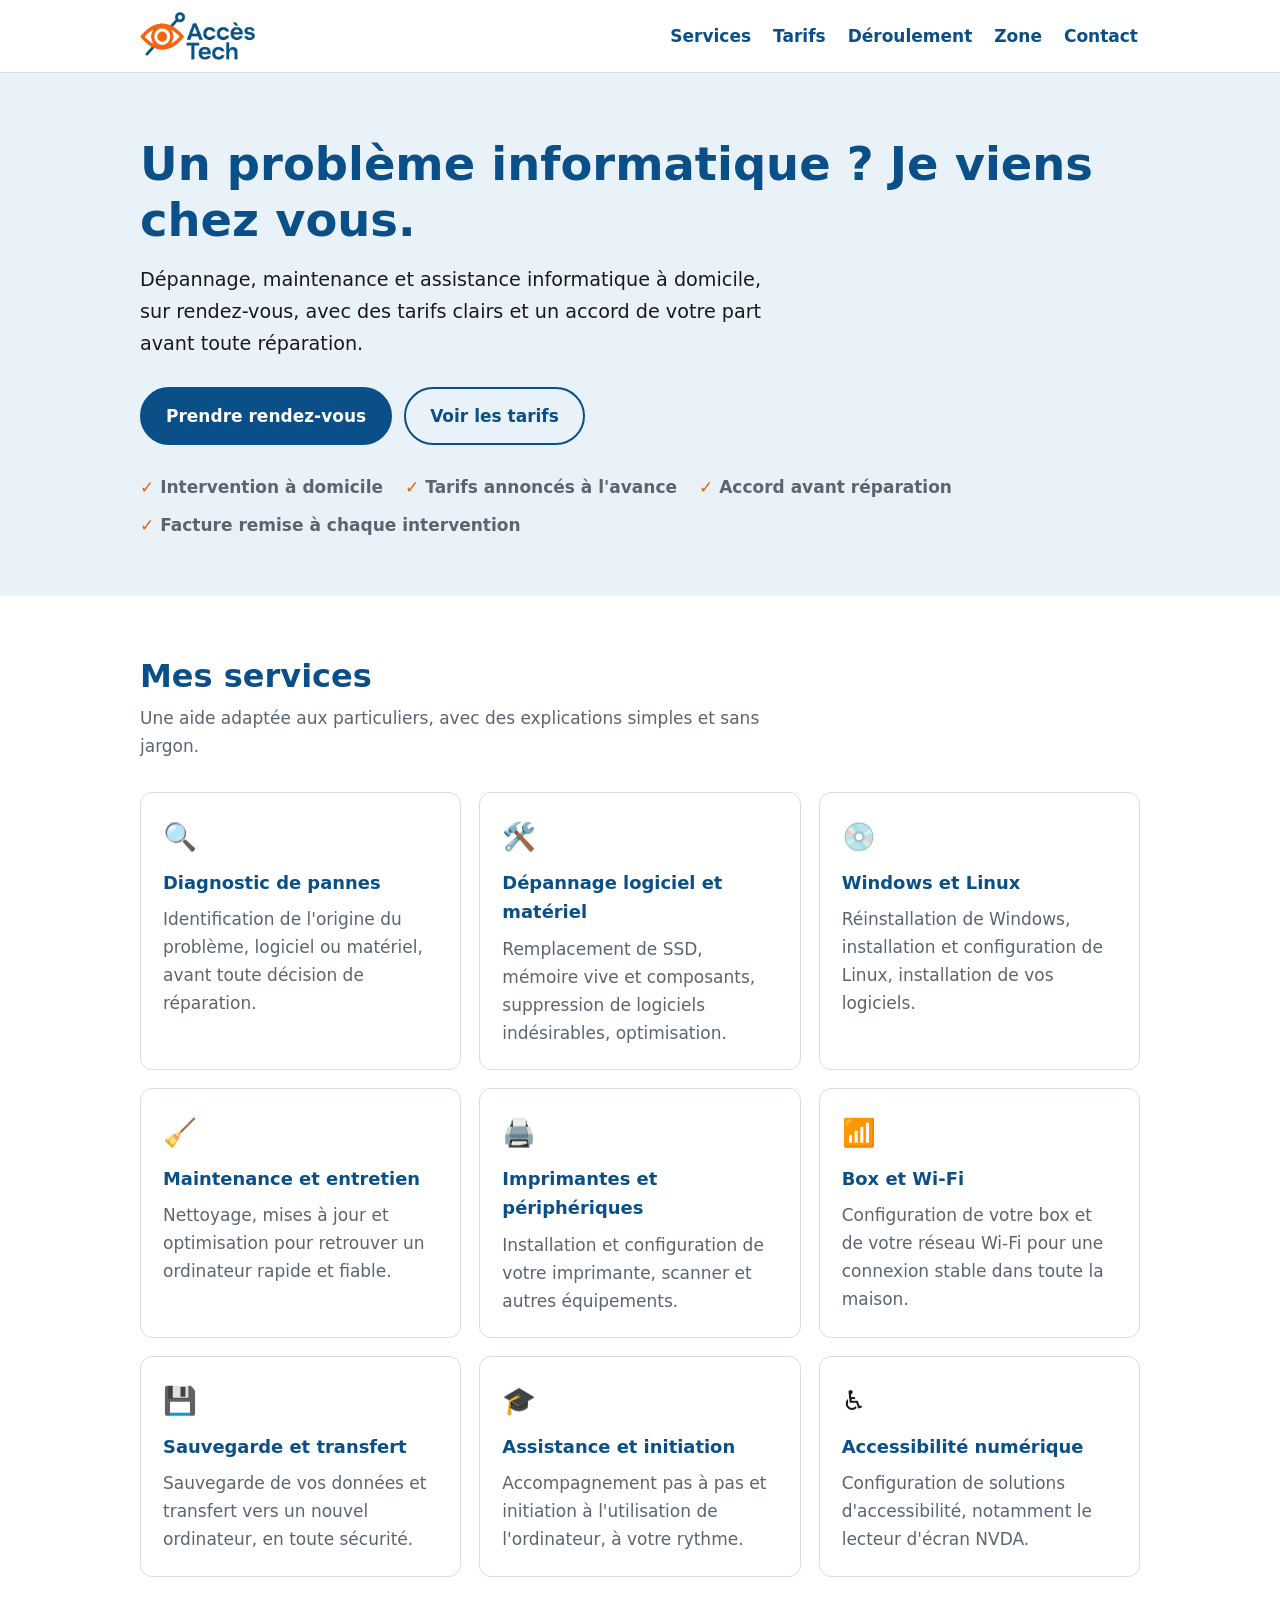
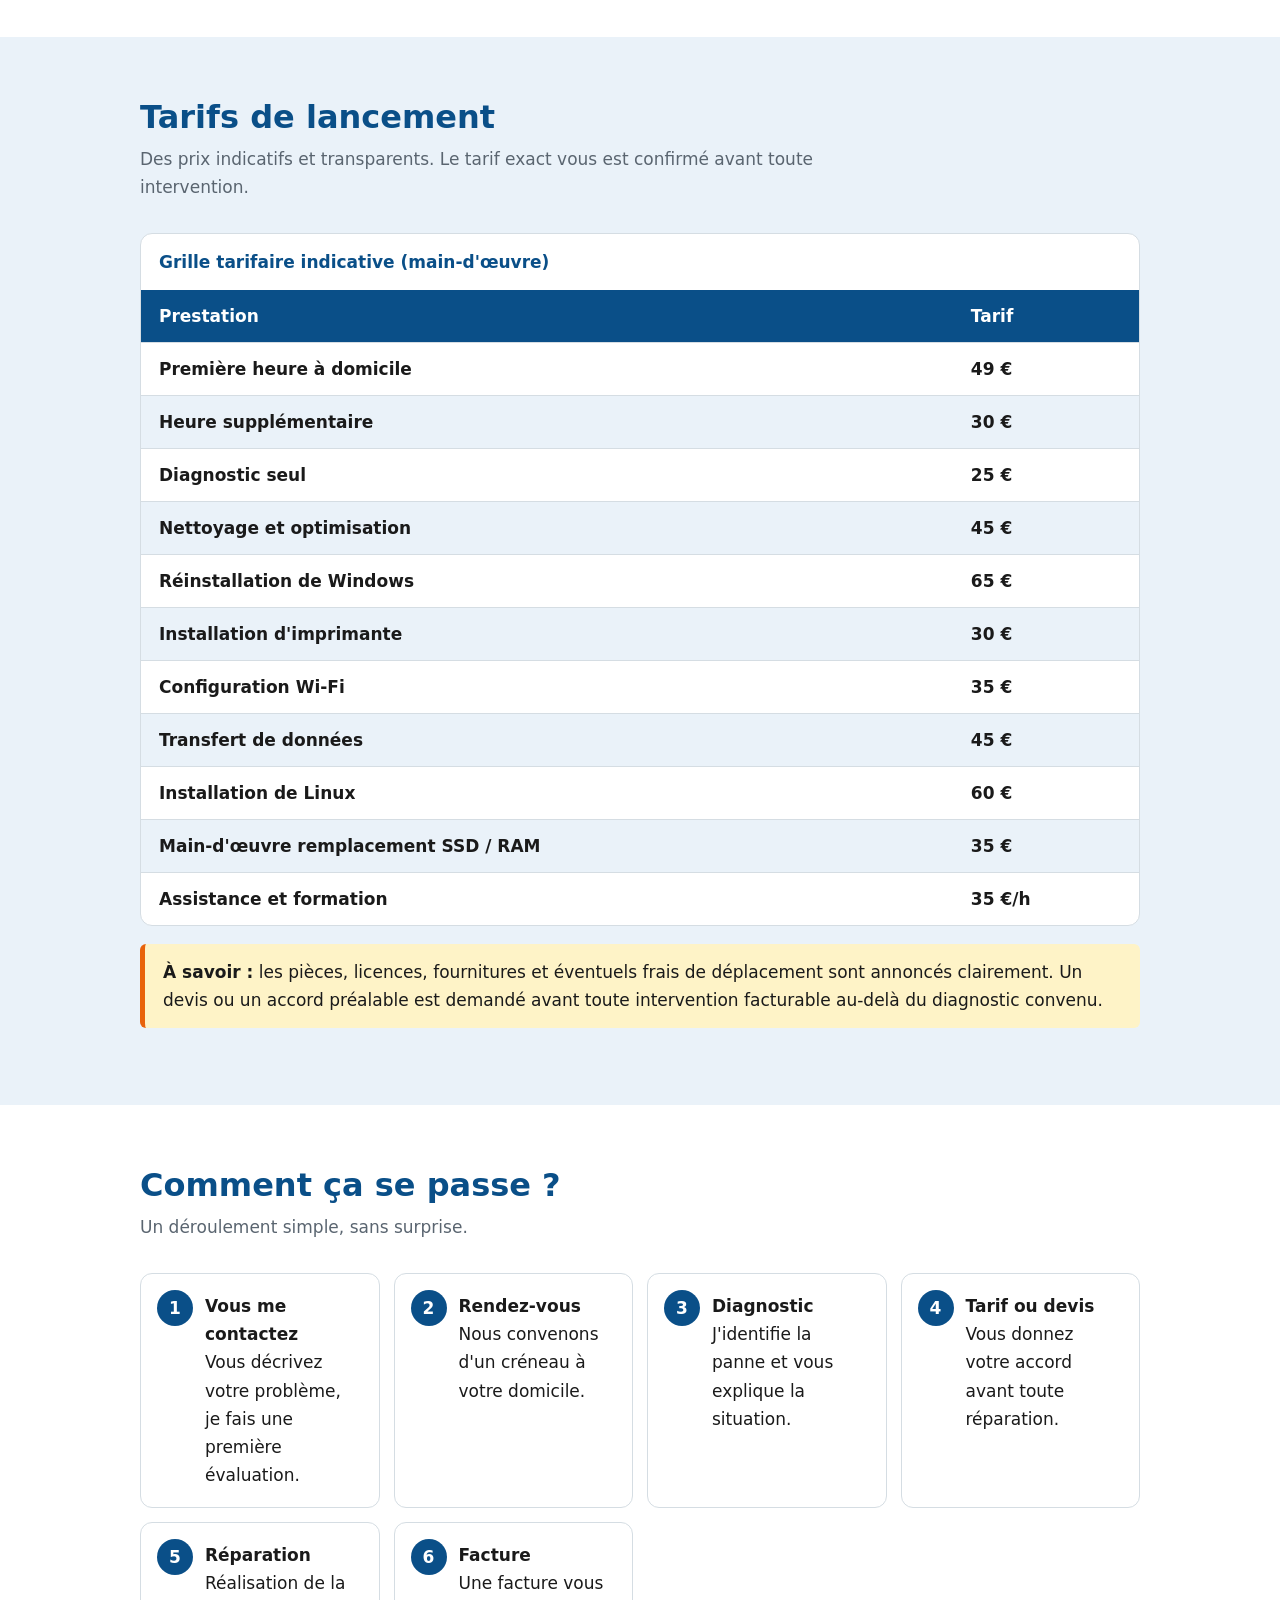
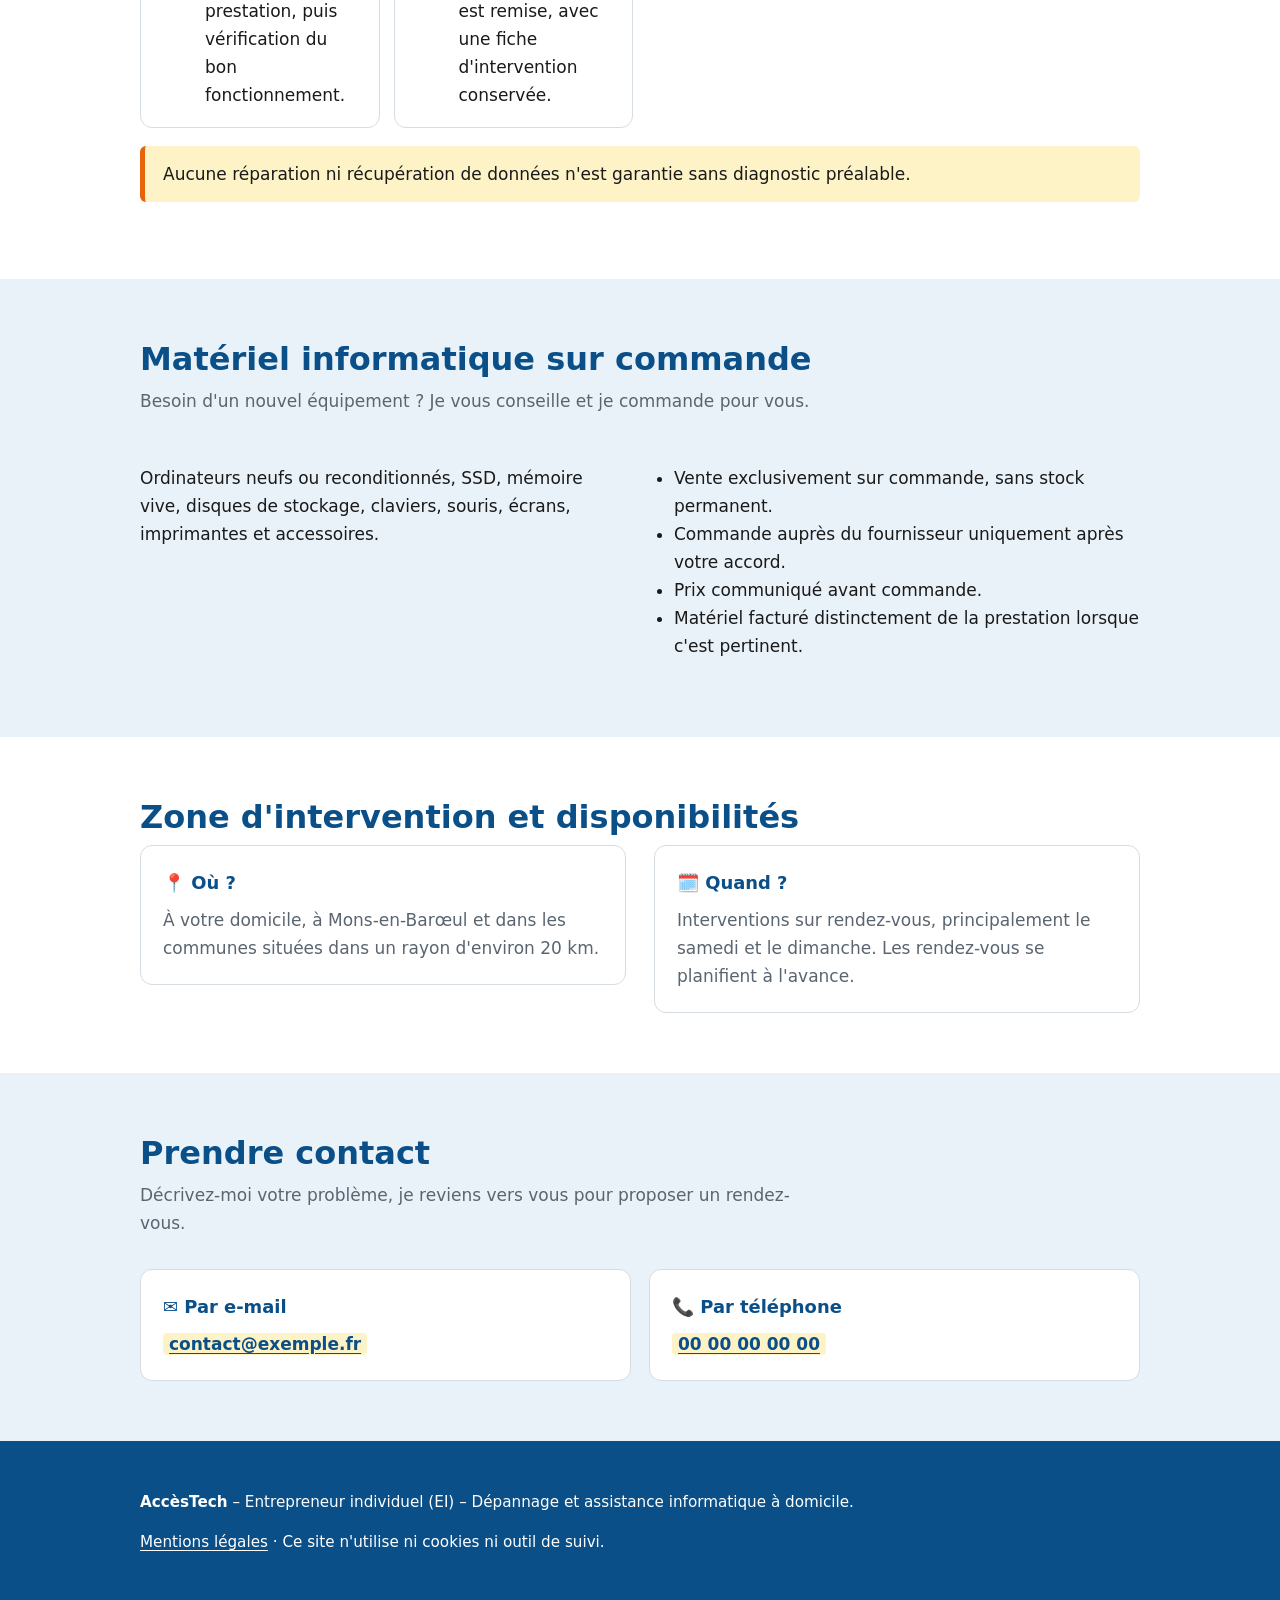
<file: index.html>
<!doctype html>
<html lang="fr">
<head>
  <meta charset="utf-8">
  <meta name="viewport" content="width=device-width, initial-scale=1">
  <title>AccèsTech – Dépannage informatique à domicile à Mons-en-Barœul et alentours</title>
  <meta name="description" content="AccèsTech : dépannage, maintenance et assistance informatique à domicile pour les particuliers, sur rendez-vous, autour de Mons-en-Barœul (environ 20 km). Tarifs clairs, devis avant intervention.">
  <link rel="icon" href="favicon.png" type="image/png">
  <link rel="stylesheet" href="style.css">
  <link rel="canonical" href="https://acces-tech.com/">
  <meta property="og:url" content="https://acces-tech.com/">
  <meta property="og:title" content="AccèsTech – Dépannage informatique à domicile">
  <meta property="og:description" content="Dépannage, maintenance et assistance informatique pour particuliers, sur rendez-vous, autour de Mons-en-Barœul.">
  <meta property="og:type" content="website">
  <meta property="og:image" content="https://acces-tech.com/logo.png">
  <script type="application/ld+json">
  {
    "@context": "https://schema.org",
    "@type": "ComputerRepair",
    "name": "AccèsTech",
    "description": "Dépannage, maintenance et assistance informatique à domicile pour les particuliers.",
    "areaServed": { "@type": "GeoCircle", "geoMidpoint": { "@type": "GeoCoordinates", "latitude": 50.6436, "longitude": 3.1008 }, "geoRadius": 20000 },
    "address": { "@type": "PostalAddress", "addressLocality": "Mons-en-Barœul", "addressCountry": "FR" }
  }
  </script>
</head>
<body>
  <a class="skip" href="#contenu">Aller au contenu</a>

  <header class="site">
    <div class="container">
      <a class="logo" href="#"><img src="logo.png" alt="AccèsTech" width="115" height="48"></a>
      <nav aria-label="Navigation principale">
        <ul>
          <li><a href="#services">Services</a></li>
          <li><a href="#tarifs">Tarifs</a></li>
          <li><a href="#deroulement">Déroulement</a></li>
          <li><a href="#zone">Zone</a></li>
          <li><a href="#contact">Contact</a></li>
        </ul>
      </nav>
    </div>
  </header>

  <main id="contenu">
    <section class="hero" aria-labelledby="titre-hero">
      <div class="container">
        <h1 id="titre-hero">Un problème informatique ? Je viens chez vous.</h1>
        <p class="lead">Dépannage, maintenance et assistance informatique à domicile, sur rendez-vous, avec des tarifs clairs et un accord de votre part avant toute réparation.</p>
        <div class="btns">
          <a class="btn primaire" href="#contact">Prendre rendez-vous</a>
          <a class="btn secondaire" href="#tarifs">Voir les tarifs</a>
        </div>
        <ul class="puces">
          <li>Intervention à domicile</li>
          <li>Tarifs annoncés à l'avance</li>
          <li>Accord avant réparation</li>
          <li>Facture remise à chaque intervention</li>
        </ul>
      </div>
    </section>

    <section id="services" aria-labelledby="t-services">
      <div class="container">
        <h2 id="t-services">Mes services</h2>
        <p class="intro">Une aide adaptée aux particuliers, avec des explications simples et sans jargon.</p>
        <div class="grille">
          <article class="carte"><span class="ico" aria-hidden="true">🔍</span><h3>Diagnostic de pannes</h3><p>Identification de l'origine du problème, logiciel ou matériel, avant toute décision de réparation.</p></article>
          <article class="carte"><span class="ico" aria-hidden="true">🛠️</span><h3>Dépannage logiciel et matériel</h3><p>Remplacement de SSD, mémoire vive et composants, suppression de logiciels indésirables, optimisation.</p></article>
          <article class="carte"><span class="ico" aria-hidden="true">💿</span><h3>Windows et Linux</h3><p>Réinstallation de Windows, installation et configuration de Linux, installation de vos logiciels.</p></article>
          <article class="carte"><span class="ico" aria-hidden="true">🧹</span><h3>Maintenance et entretien</h3><p>Nettoyage, mises à jour et optimisation pour retrouver un ordinateur rapide et fiable.</p></article>
          <article class="carte"><span class="ico" aria-hidden="true">🖨️</span><h3>Imprimantes et périphériques</h3><p>Installation et configuration de votre imprimante, scanner et autres équipements.</p></article>
          <article class="carte"><span class="ico" aria-hidden="true">📶</span><h3>Box et Wi-Fi</h3><p>Configuration de votre box et de votre réseau Wi-Fi pour une connexion stable dans toute la maison.</p></article>
          <article class="carte"><span class="ico" aria-hidden="true">💾</span><h3>Sauvegarde et transfert</h3><p>Sauvegarde de vos données et transfert vers un nouvel ordinateur, en toute sécurité.</p></article>
          <article class="carte"><span class="ico" aria-hidden="true">🎓</span><h3>Assistance et initiation</h3><p>Accompagnement pas à pas et initiation à l'utilisation de l'ordinateur, à votre rythme.</p></article>
          <article class="carte"><span class="ico" aria-hidden="true">♿</span><h3>Accessibilité numérique</h3><p>Configuration de solutions d'accessibilité, notamment le lecteur d'écran NVDA.</p></article>
        </div>
      </div>
    </section>

    <section id="tarifs" class="alt" aria-labelledby="t-tarifs">
      <div class="container">
        <h2 id="t-tarifs">Tarifs de lancement</h2>
        <p class="intro">Des prix indicatifs et transparents. Le tarif exact vous est confirmé avant toute intervention.</p>
        <div class="table-wrap">
          <table>
            <caption>Grille tarifaire indicative (main-d'œuvre)</caption>
            <thead><tr><th scope="col">Prestation</th><th scope="col">Tarif</th></tr></thead>
            <tbody>
              <tr><th scope="row">Première heure à domicile</th><td class="prix">49 €</td></tr>
              <tr><th scope="row">Heure supplémentaire</th><td class="prix">30 €</td></tr>
              <tr><th scope="row">Diagnostic seul</th><td class="prix">25 €</td></tr>
              <tr><th scope="row">Nettoyage et optimisation</th><td class="prix">45 €</td></tr>
              <tr><th scope="row">Réinstallation de Windows</th><td class="prix">65 €</td></tr>
              <tr><th scope="row">Installation d'imprimante</th><td class="prix">30 €</td></tr>
              <tr><th scope="row">Configuration Wi-Fi</th><td class="prix">35 €</td></tr>
              <tr><th scope="row">Transfert de données</th><td class="prix">45 €</td></tr>
              <tr><th scope="row">Installation de Linux</th><td class="prix">60 €</td></tr>
              <tr><th scope="row">Main-d'œuvre remplacement SSD / RAM</th><td class="prix">35 €</td></tr>
              <tr><th scope="row">Assistance et formation</th><td class="prix">35 €/h</td></tr>
            </tbody>
          </table>
        </div>
        <p class="note"><strong>À savoir :</strong> les pièces, licences, fournitures et éventuels frais de déplacement sont annoncés clairement. Un devis ou un accord préalable est demandé avant toute intervention facturable au-delà du diagnostic convenu.</p>
      </div>
    </section>

    <section id="deroulement" aria-labelledby="t-deroulement">
      <div class="container">
        <h2 id="t-deroulement">Comment ça se passe ?</h2>
        <p class="intro">Un déroulement simple, sans surprise.</p>
        <ol class="etapes">
          <li><strong>Vous me contactez</strong><br>Vous décrivez votre problème, je fais une première évaluation.</li>
          <li><strong>Rendez-vous</strong><br>Nous convenons d'un créneau à votre domicile.</li>
          <li><strong>Diagnostic</strong><br>J'identifie la panne et vous explique la situation.</li>
          <li><strong>Tarif ou devis</strong><br>Vous donnez votre accord avant toute réparation.</li>
          <li><strong>Réparation</strong><br>Réalisation de la prestation, puis vérification du bon fonctionnement.</li>
          <li><strong>Facture</strong><br>Une facture vous est remise, avec une fiche d'intervention conservée.</li>
        </ol>
        <p class="note">Aucune réparation ni récupération de données n'est garantie sans diagnostic préalable.</p>
      </div>
    </section>

    <section id="materiel" class="alt" aria-labelledby="t-materiel">
      <div class="container">
        <h2 id="t-materiel">Matériel informatique sur commande</h2>
        <p class="intro">Besoin d'un nouvel équipement ? Je vous conseille et je commande pour vous.</p>
        <div class="deux">
          <div>
            <p>Ordinateurs neufs ou reconditionnés, SSD, mémoire vive, disques de stockage, claviers, souris, écrans, imprimantes et accessoires.</p>
          </div>
          <ul>
            <li>Vente exclusivement sur commande, sans stock permanent.</li>
            <li>Commande auprès du fournisseur uniquement après votre accord.</li>
            <li>Prix communiqué avant commande.</li>
            <li>Matériel facturé distinctement de la prestation lorsque c'est pertinent.</li>
          </ul>
        </div>
      </div>
    </section>

    <section id="zone" aria-labelledby="t-zone">
      <div class="container">
        <h2 id="t-zone">Zone d'intervention et disponibilités</h2>
        <div class="deux">
          <div class="carte">
            <h3>📍 Où ?</h3>
            <p>À votre domicile, à Mons-en-Barœul et dans les communes situées dans un rayon d'environ 20 km.</p>
          </div>
          <div class="carte">
            <h3>🗓️ Quand ?</h3>
            <p>Interventions sur rendez-vous, principalement le samedi et le dimanche. Les rendez-vous se planifient à l'avance.</p>
          </div>
        </div>
      </div>
    </section>

    <section id="contact" class="alt" aria-labelledby="t-contact">
      <div class="container">
        <h2 id="t-contact">Prendre contact</h2>
        <p class="intro">Décrivez-moi votre problème, je reviens vers vous pour proposer un rendez-vous.</p>
        <div class="grille">
          <div class="carte">
            <h3>✉️ Par e-mail</h3>
            <p><a href="mailto:contact@exemple.fr" class="todo">contact@exemple.fr</a></p>
          </div>
          <div class="carte">
            <h3>📞 Par téléphone</h3>
            <p><a href="tel:+33000000000" class="todo">00 00 00 00 00</a></p>
          </div>
        </div>
      </div>
    </section>
  </main>

  <footer class="site">
    <div class="container">
      <p><strong>AccèsTech</strong> – Entrepreneur individuel (EI) – Dépannage et assistance informatique à domicile.</p>
      <p><a href="mentions-legales.html">Mentions légales</a> · Ce site n'utilise ni cookies ni outil de suivi.</p>
    </div>
  </footer>
</body>
</html>
</file>
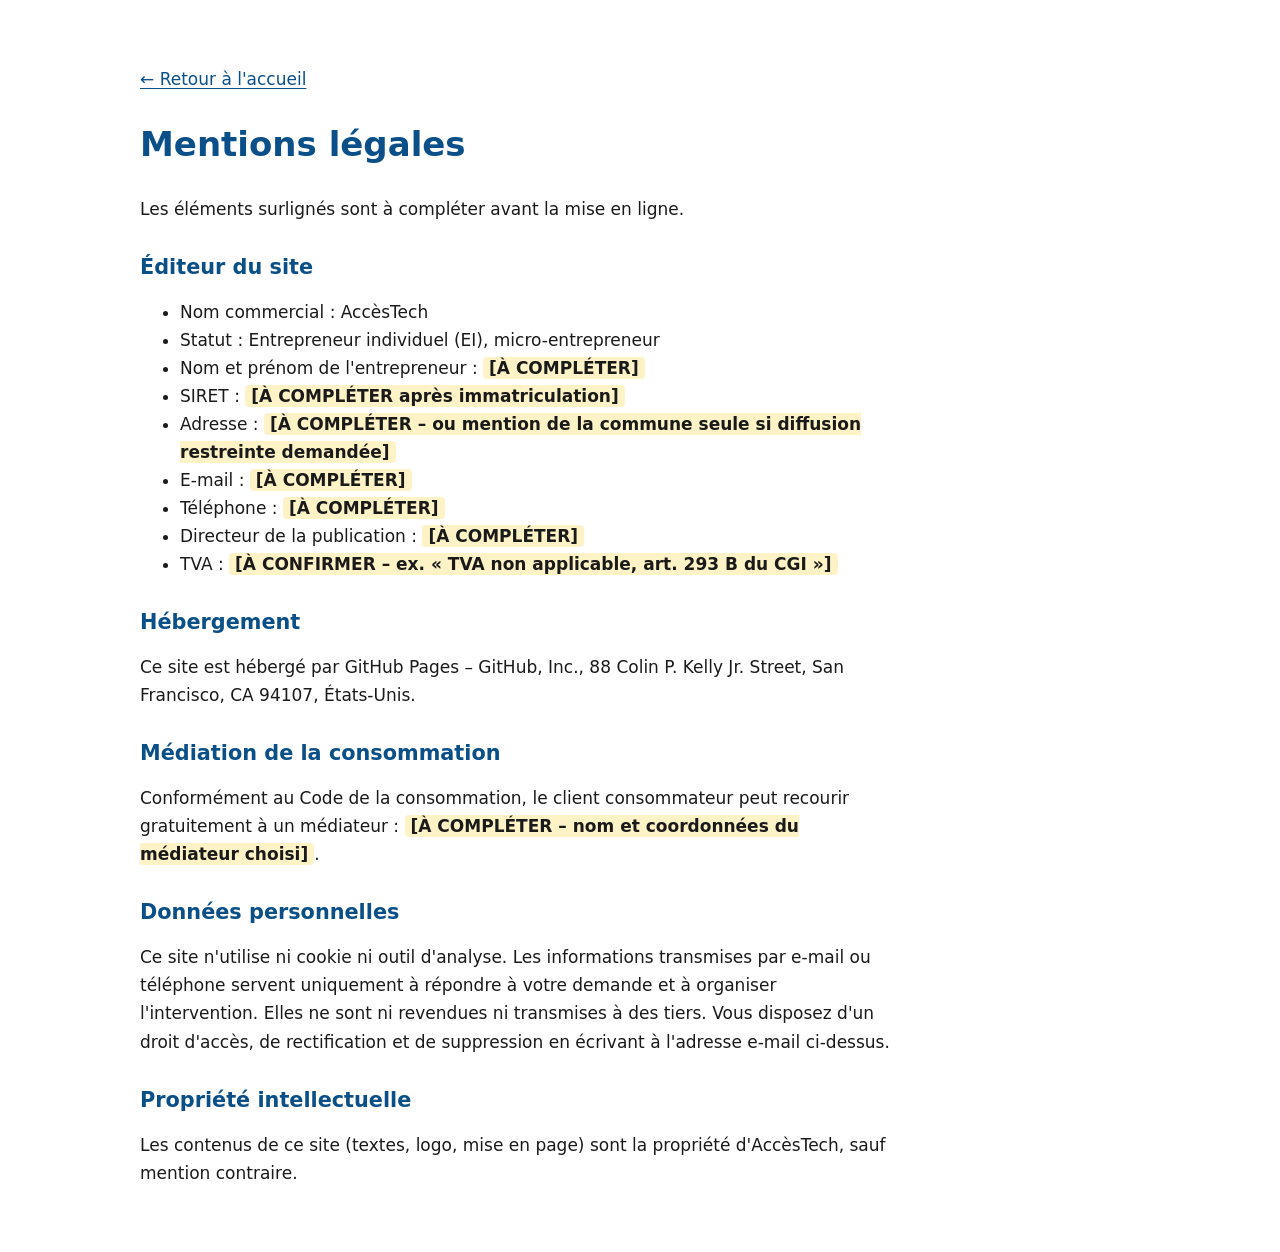
<file: mentions-legales.html>
<!doctype html>
<html lang="fr" class="legal">
<head>
  <meta charset="utf-8">
  <meta name="viewport" content="width=device-width, initial-scale=1">
  <title>Mentions légales – AccèsTech</title>
  <meta name="robots" content="noindex">
  <link rel="icon" href="favicon.png" type="image/png">
  <link rel="stylesheet" href="style.css">
</head>
<body class="legal">
  <div class="container">
    <main>
      <p><a href="index.html">← Retour à l'accueil</a></p>
      <h1>Mentions légales</h1>
      <p>Les éléments surlignés sont à compléter avant la mise en ligne.</p>

      <h2>Éditeur du site</h2>
      <ul>
        <li>Nom commercial : AccèsTech</li>
        <li>Statut : Entrepreneur individuel (EI), micro-entrepreneur</li>
        <li>Nom et prénom de l'entrepreneur : <span class="todo">[À COMPLÉTER]</span></li>
        <li>SIRET : <span class="todo">[À COMPLÉTER après immatriculation]</span></li>
        <li>Adresse : <span class="todo">[À COMPLÉTER – ou mention de la commune seule si diffusion restreinte demandée]</span></li>
        <li>E-mail : <span class="todo">[À COMPLÉTER]</span></li>
        <li>Téléphone : <span class="todo">[À COMPLÉTER]</span></li>
        <li>Directeur de la publication : <span class="todo">[À COMPLÉTER]</span></li>
        <li>TVA : <span class="todo">[À CONFIRMER – ex. « TVA non applicable, art. 293 B du CGI »]</span></li>
      </ul>

      <h2>Hébergement</h2>
      <p>Ce site est hébergé par GitHub Pages – GitHub, Inc., 88 Colin P. Kelly Jr. Street, San Francisco, CA 94107, États-Unis.</p>

      <h2>Médiation de la consommation</h2>
      <p>Conformément au Code de la consommation, le client consommateur peut recourir gratuitement à un médiateur : <span class="todo">[À COMPLÉTER – nom et coordonnées du médiateur choisi]</span>.</p>

      <h2>Données personnelles</h2>
      <p>Ce site n'utilise ni cookie ni outil d'analyse. Les informations transmises par e-mail ou téléphone servent uniquement à répondre à votre demande et à organiser l'intervention. Elles ne sont ni revendues ni transmises à des tiers. Vous disposez d'un droit d'accès, de rectification et de suppression en écrivant à l'adresse e-mail ci-dessus.</p>

      <h2>Propriété intellectuelle</h2>
      <p>Les contenus de ce site (textes, logo, mise en page) sont la propriété d'AccèsTech, sauf mention contraire.</p>
    </main>
  </div>
</body>
</html>
</file>
<file: style.css>
:root {
  --bleu: #0a4f88;
  --bleu-clair: #eaf2f9;
  --accent: #e8620a;
  --accent-fond: #fef3c7;
  --texte: #1a1a1a;
  --gris: #5a6570;
  --bord: #d5dde3;
  --fond: #ffffff;
  --rayon: 12px;
}

@media (prefers-color-scheme: dark) {
  :root {
    --bleu: #8cc8ee;
    --bleu-clair: #14232d;
    --accent: #fbbf24;
    --accent-fond: #3a2c08;
    --texte: #eef2f5;
    --gris: #a9b4bd;
    --bord: #2c3b46;
    --fond: #0e171d;
  }
}

* { box-sizing: border-box; }
html { scroll-behavior: smooth; }
@media (prefers-reduced-motion: reduce) { html { scroll-behavior: auto; } }

body {
  margin: 0;
  font-family: system-ui, -apple-system, "Segoe UI", Roboto, sans-serif;
  font-size: 1.0625rem;
  line-height: 1.65;
  color: var(--texte);
  background: var(--fond);
}

.container { max-width: 1040px; margin: 0 auto; padding: 0 20px; }

a { color: var(--bleu); text-underline-offset: 3px; }
a:hover { text-decoration-thickness: 2px; }
:focus-visible { outline: 3px solid var(--accent); outline-offset: 3px; border-radius: 4px; }

.skip {
  position: absolute; left: -9999px; top: 0;
  background: var(--bleu); color: var(--fond); padding: 10px 16px; z-index: 100;
}
.skip:focus { left: 10px; top: 10px; }

header.site {
  border-bottom: 1px solid var(--bord);
  position: sticky; top: 0; background: var(--fond); z-index: 50;
}
header.site .container {
  display: flex; align-items: center; justify-content: space-between;
  gap: 16px; flex-wrap: wrap; padding-top: 12px; padding-bottom: 12px;
}
.logo { display: inline-block; line-height: 0; }
.logo img { height: 48px; width: auto; display: block; }
@media (prefers-color-scheme: dark) { .logo img { background: #fff; border-radius: 10px; padding: 4px 8px; } }
nav ul { list-style: none; display: flex; gap: 6px 18px; flex-wrap: wrap; margin: 0; padding: 0; }
nav a { text-decoration: none; font-weight: 600; padding: 6px 2px; display: inline-block; }
nav a:hover { text-decoration: underline; }

.hero { background: var(--bleu-clair); padding: 64px 0 56px; }
.hero h1 { font-size: clamp(1.9rem, 4.5vw, 2.9rem); line-height: 1.2; margin: 0 0 16px; color: var(--bleu); }
.hero p.lead { font-size: 1.2rem; max-width: 640px; margin: 0 0 28px; }
.btns { display: flex; flex-wrap: wrap; gap: 12px; }
.btn {
  display: inline-block; padding: 13px 24px; border-radius: 999px;
  font-weight: 700; text-decoration: none; border: 2px solid var(--bleu);
}
.btn.primaire { background: var(--bleu); color: var(--fond); }
.btn.secondaire { background: transparent; color: var(--bleu); }
.btn:hover { transform: translateY(-1px); }

.puces { list-style: none; padding: 0; margin: 28px 0 0; display: flex; flex-wrap: wrap; gap: 10px 22px; color: var(--gris); font-weight: 600; }
.puces li::before { content: "✓ "; color: var(--accent); }

section { padding: 60px 0; }
section.alt { background: var(--bleu-clair); }
h2 { font-size: clamp(1.5rem, 3vw, 2rem); color: var(--bleu); margin: 0 0 8px; line-height: 1.25; }
.intro { color: var(--gris); max-width: 680px; margin: 0 0 32px; }

.grille { display: grid; grid-template-columns: repeat(auto-fit, minmax(250px, 1fr)); gap: 18px; }
.carte {
  background: var(--fond); border: 1px solid var(--bord);
  border-radius: var(--rayon); padding: 22px;
}
.carte h3 { margin: 0 0 8px; font-size: 1.12rem; color: var(--bleu); }
.carte p { margin: 0; color: var(--gris); }
.carte .ico { font-size: 1.7rem; display: block; margin-bottom: 8px; }

.table-wrap { overflow-x: auto; border: 1px solid var(--bord); border-radius: var(--rayon); background: var(--fond); }
table { border-collapse: collapse; width: 100%; min-width: 420px; }
caption { text-align: left; padding: 14px 18px; font-weight: 700; color: var(--bleu); }
th, td { text-align: left; padding: 12px 18px; border-top: 1px solid var(--bord); }
thead th { background: var(--bleu); color: var(--fond); border-top: 0; }
td.prix { font-weight: 700; white-space: nowrap; }
tbody tr:nth-child(even) { background: var(--bleu-clair); }

.note {
  margin-top: 18px; padding: 14px 18px; background: var(--accent-fond);
  border-left: 5px solid var(--accent); border-radius: 6px;
}

ol.etapes { list-style: none; counter-reset: e; padding: 0; margin: 0; display: grid; gap: 14px; grid-template-columns: repeat(auto-fit, minmax(230px, 1fr)); }
ol.etapes li {
  counter-increment: e; background: var(--fond); border: 1px solid var(--bord);
  border-radius: var(--rayon); padding: 18px 18px 18px 64px; position: relative;
}
ol.etapes li::before {
  content: counter(e); position: absolute; left: 16px; top: 16px;
  width: 36px; height: 36px; border-radius: 50%; background: var(--bleu); color: var(--fond);
  display: flex; align-items: center; justify-content: center; font-weight: 800;
}

.deux { display: grid; grid-template-columns: repeat(auto-fit, minmax(300px, 1fr)); gap: 28px; align-items: start; }
.deux ul { padding-left: 20px; }

.todo { background: var(--accent-fond); padding: 1px 6px; border-radius: 4px; font-weight: 600; }

footer.site { background: var(--bleu); color: var(--fond); padding: 34px 0; font-size: .95rem; }
footer.site a { color: var(--fond); }
@media (prefers-color-scheme: dark) { footer.site { background: #0a2230; color: #eef2f5; } footer.site a { color: #eef2f5; } }

.legal main { padding: 48px 0; max-width: 760px; }
.legal h1 { color: var(--bleu); }
.legal h2 { margin-top: 32px; font-size: 1.3rem; }
</file>
